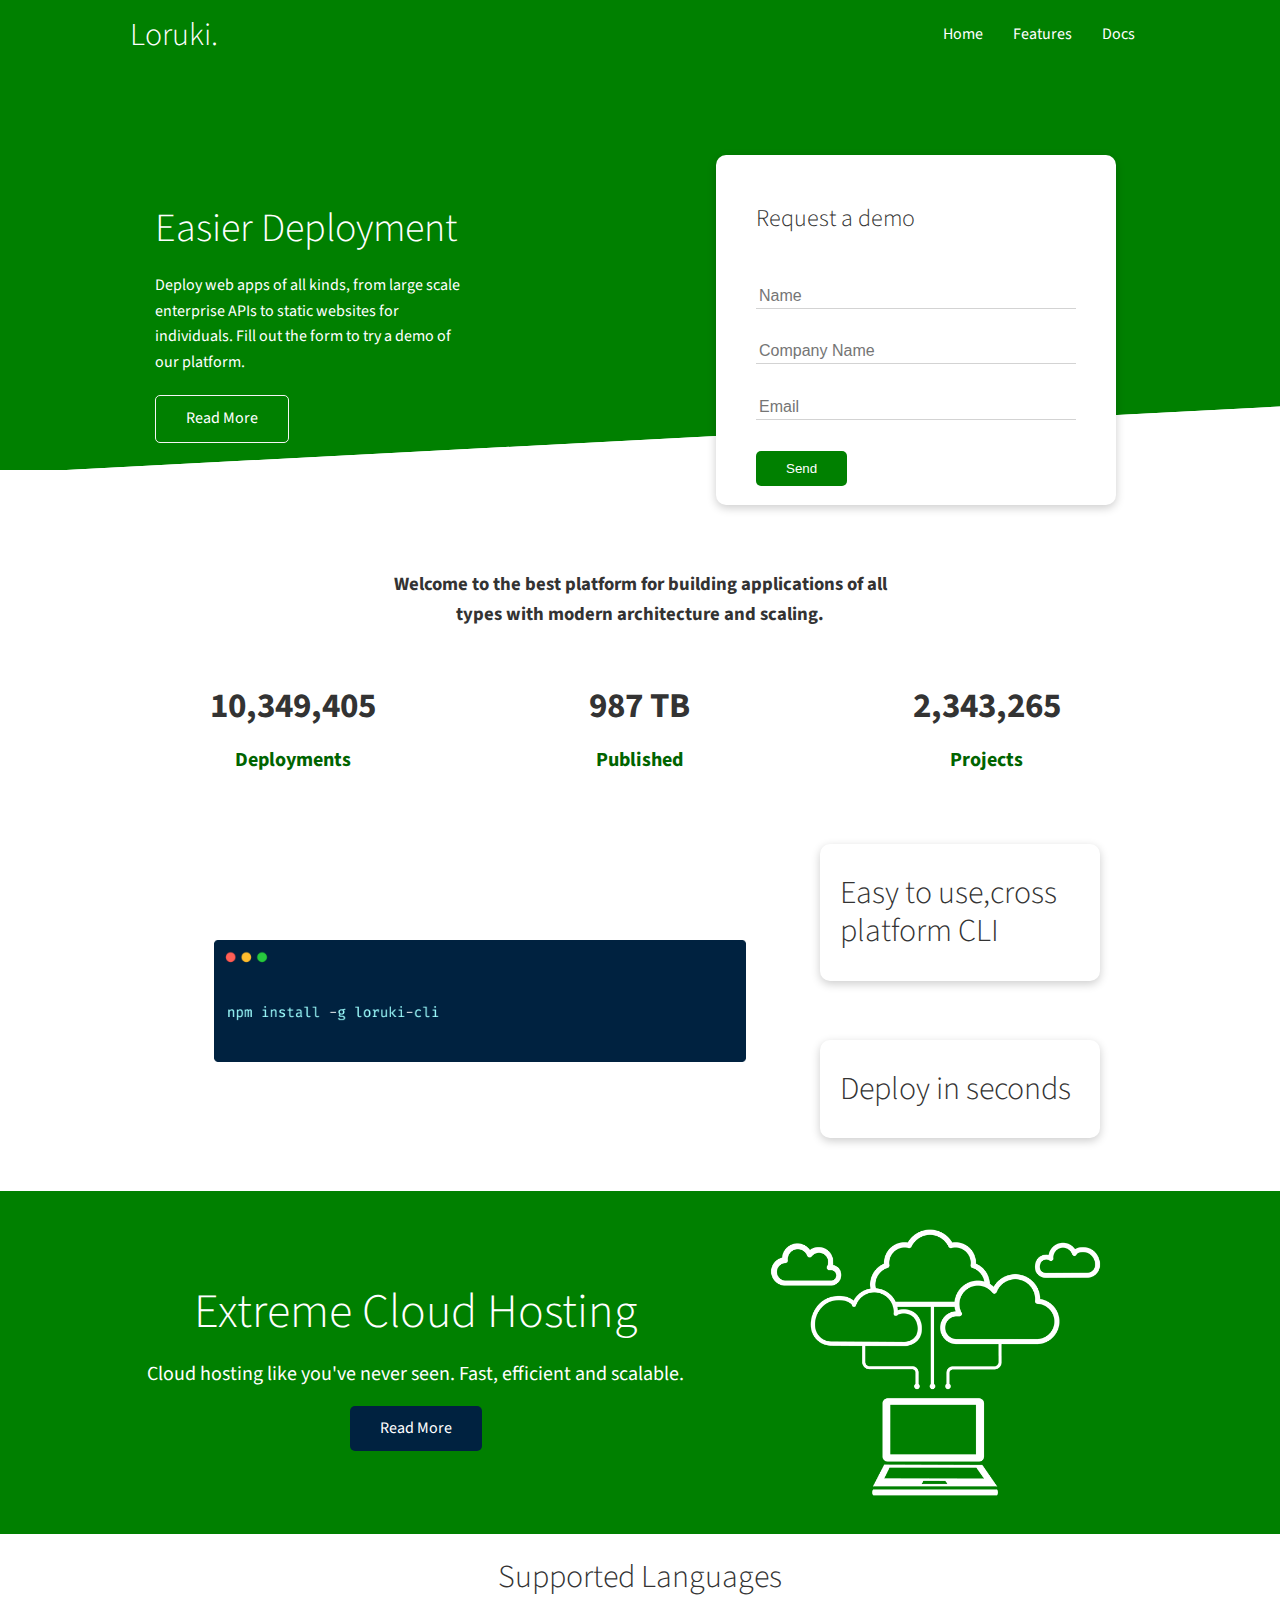
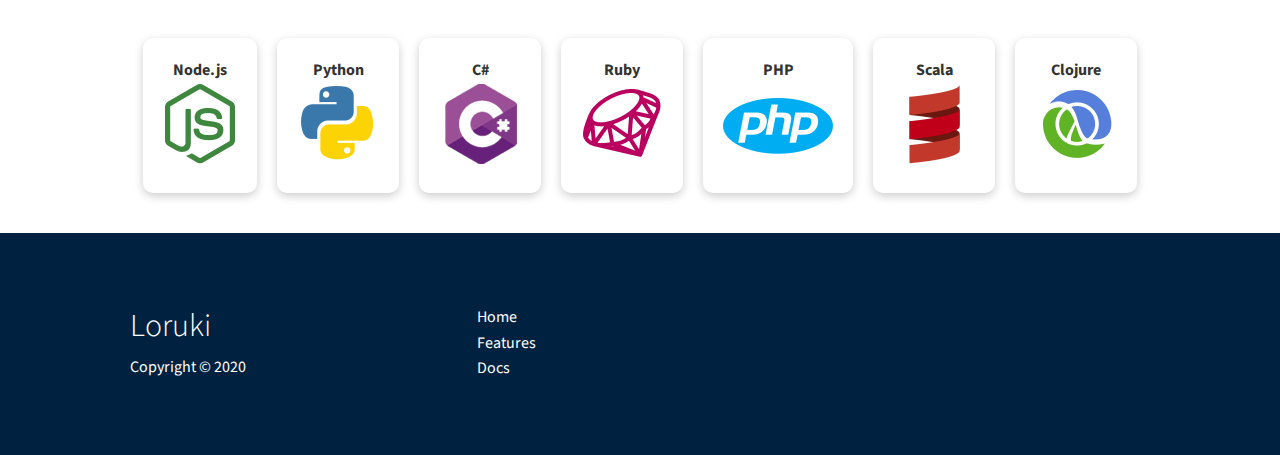
<file: loruki/index.html>
<!DOCTYPE html>
<html lang="en">
<head>
    <meta charset="UTF-8">
    <meta http-equiv="X-UA-Compatible" content="IE=edge">
    <meta name="viewport" content="width=device-width, initial-scale=1.0">
    <link rel="stylesheet" href="https://cdnjs.cloudflare.com/ajax/libs/font-awesome/5.15.2/css/all.min.css" integrity="sha512-HK5fgLBL+xu6dm/Ii3z4xhlSUyZgTT9tuc/hSrtw6uzJOvgRr2a9jyxxT1ely+B+xFAmJKVSTbpM/CuL7qxO8w==" crossorigin="anonymous" />
    <link rel="stylesheet" href="css/utilities.css">
    <link rel="stylesheet" href="css/style.css">
    <title>Loruki | Cloud Hosting for Everyone</title>
</head>
<body>
    <!-- navbar -->
    <div class="navbar">
        <div class="container flex">
            <h1 class="logo">Loruki.</h1>
            <nav>
                <ul>
                    <li><a href="index.html">Home</a></li>
                    <li><a href="features.html">Features</a></li>
                    <li><a href="docs.html">Docs</a></li>
                </ul>
            </nav>
        </div>
    </div>
    <!-- Showcase -->
    <section class="showcase">
        <div class="container grid">
            <div class="showcase-text">
                <h1>Easier Deployment</h1>
                <p>Deploy web apps of all kinds, from large scale enterprise APIs to static websites for individuals. Fill out the form to try a demo of our platform.</p>
                <a href="features.html" class="btn btn-outline">Read More</a>
            </div> 
            <div class="showcase-form card">
                <h2>Request a demo</h2>
                <form name="contact" method="POST" netlify-honeypot="bot-field" data-netlify="true">
                    <input type="hidden" name="form-name" value="contact">
                    <p class="hidden">
                        <label>Don’t fill this out if you’re human: <input name="bot-field" /></label>
                    </p>
                    <div class="form-control">
                        <input type="text" name="name" placeholder="Name" required>
                    </div>
                    <div class="form-control">
                        <input type="text" name="company" placeholder="Company Name" required>
                    </div>
                    <div class="form-control">
                        <input type="email" name="email" placeholder="Email" required>
                    </div>
                    <input type="submit" value="Send" class="btn btn-primary">
                    
                </form>
            </div>
        </div>
    </section>
    <!-- Stats -->
    <section class="stats">
        <div class="container">
            <h3 class="stats-heading text-center">
                Welcome to the best platform for building applications of all types with modern architecture and scaling.
            </h3>
            <div class="grid grid-3 text-center my-4">
                <div>
                    <i class="fas fa-server fa-3x"></i>
                    <h3>10,349,405</h3>
                    <p class="text-secondary">Deployments</p>
                </div>
                <div>
                    <i class="fas fa-upload fa-3x"></i>
                    <h3>987 TB</h3>
                    <p class="text-secondary">Published</p>
                </div>
                <div>
                    <i class="fas fa-project-diagram fa-3x"></i>
                    <h3>2,343,265</h3>
                    <p class="text-secondary">Projects</p>
                </div>
            </div> 
            <!-- Cli -->
            <section class="cli">
                <div class="container grid">
                    <img src="images/cli.png">
                    <div class="card">
                        <h1>Easy to use,cross platform CLI</h1>
                    </div>
                    <div class="card">
                        <h1>Deploy in seconds</h1>
                    </div>
                </div>
            </section>
        </div>
    </section>

    <!-- Cloud -->
    <section class="cloud bg-primary my-2 py-2">
        <div class="container grid">
            <div class="text-center">
                <h2 class="lg">Extreme Cloud Hosting</h2>
                <p class="lead my-1">Cloud hosting like you've never seen. Fast, efficient and scalable.</p>
                <a href="features.html" class="btn btn-dark">Read More</a>
            </div>
                <img src="images/cloud.png" alt="">
        </div>
    </section>

    <!--languages -->
    <section class="languages">
        <h2 class="md text-center my-2">
            Supported Languages
        </h2>
        <div class="container flex">
            <div class="card"> 
                <h4>Node.js</h4>
                <img src="images/logos/node.png" alt="">
            </div>
            <div class="card"> 
                <h4>Python</h4>
                <img src="images/logos/python.png" alt="">
            </div>
            <div class="card"> 
                <h4>C#</h4>
                <img src="images/logos/csharp.png" alt="">
            </div>
            <div class="card"> 
                <h4>Ruby</h4>
                <img src="images/logos/ruby.png" alt="">
            </div>
            <div class="card"> 
                <h4>PHP</h4>
                <img src="images/logos/php.png" alt="">
            </div>
            <div class="card"> 
                <h4>Scala</h4>
                <img src="images/logos/scala.png" alt="">
            </div>
            <div class="card"> 
                <h4>Clojure</h4>
                <img src="images/logos/clojure.png" alt="">
            </div>
        </div>
    </section>
    
    
    <!-- footer -->
    <footer class="footer bg-dark py-5">
        <div class="container grid grid-3">
            <div>
                <h1>Loruki</h1>
                <p>Copyright &copy; 2020</p>
            </div>
            <nav>
                <ul>
                    <li><a href="index.html">Home</a></li>
                    <li><a href="features.html">Features</a></li>
                    <li><a href="docs.html">Docs</a></li>
                </ul>
            </nav>
            <div class="social">
                <a href="#"><i class="fab fa-github fa-2x"></i></a>
                <a href="#"><i class="fab fa-facebook fa-2x"></i></a>
                <a href="#"><i class="fab fa-instagram fa-2x"></i></a>
                <a href="#"><i class="fab fa-twitter fa-2x"></i></a>
            </div>
        </div>
    </footer>
</body>
</html>
</file>
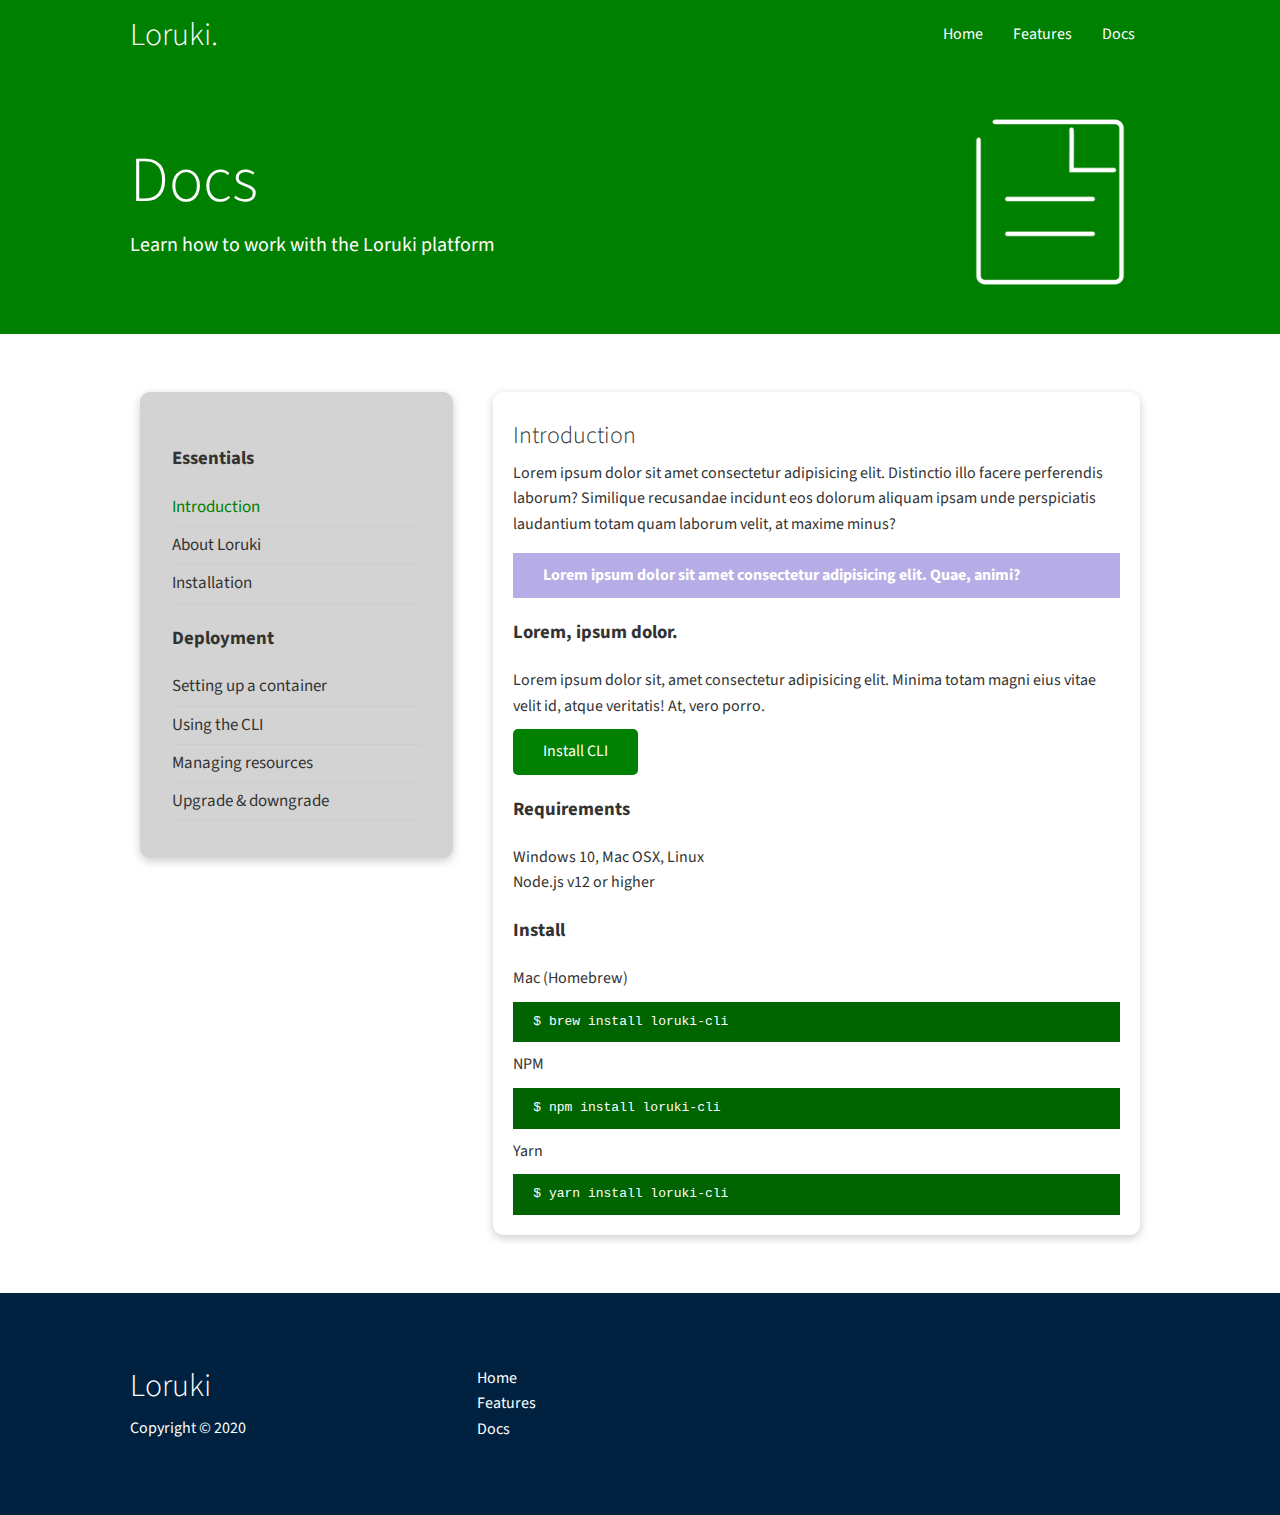
<file: loruki/docs.html>
<!DOCTYPE html>
<html lang="en">
<head>
    <meta charset="UTF-8">
    <meta name="viewport" content="width=device-width, initial-scale=1.0">
    <link rel="stylesheet" href="https://cdnjs.cloudflare.com/ajax/libs/font-awesome/5.15.1/css/all.min.css" integrity="sha512-+4zCK9k+qNFUR5X+cKL9EIR+ZOhtIloNl9GIKS57V1MyNsYpYcUrUeQc9vNfzsWfV28IaLL3i96P9sdNyeRssA==" crossorigin="anonymous" />
    <link rel="stylesheet" href="css/utilities.css">
    <link rel="stylesheet" href="css/style.css">
    <title>Loruki | Cloud Hosting For Everyone</title>
</head>
<body>
    <!-- Navbar -->
    <div class="navbar">
        <div class="container flex">
            <h1 class="logo">Loruki.</h1>
            <nav>
                <ul>
                    <li><a href="index.html">Home</a></li>
                    <li><a href="features.html">Features</a></li>
                    <li><a href="docs.html">Docs</a></li>
                </ul>
            </nav>
        </div>
    </div>

    <!-- Head -->
    <section class="docs-head bg-primary py-3">
        <div class="container grid">
            <div>
                <h1 class="xl">Docs</h1>
                <p class="lead">
                    Learn how to work with the Loruki platform
                </p>
            </div>
            <img src="images/docs.png" alt="">
        </div>
    </section>

    <!-- Docs main -->
    <section class="docs-main my-4">
        <div class="container grid">
            <div class="card bg-light p-3">
                <h3 class="my-2">Essentials</h3>
                <nav>
                    <ul>
                        <li><a class="text-primary" href="#">Introduction</a></li>
                        <li><a href="#">About Loruki</a></li>
                        <li><a href="#">Installation</a></li>
                    </ul>
                </nav>

                <h3 class="my-2">Deployment</h3>
                <nav>
                    <ul>
                        <li><a href="#">Setting up a container</a></li>
						<li><a href="#">Using the CLI</a></li>
						<li><a href="#">Managing resources</a></li>
						<li><a href="#">Upgrade & downgrade</a></li>
                    </ul>
                </nav>
            </div>
            <div class="card">
                <h2>Introduction</h2>
                <p>Lorem ipsum dolor sit amet consectetur adipisicing elit. Distinctio illo facere perferendis laborum? Similique recusandae incidunt eos dolorum aliquam ipsam unde perspiciatis laudantium totam quam laborum velit, at maxime minus?</p>
                <div class="alert alert-success">
                    <i class="fas fa-info"></i>Lorem ipsum dolor sit amet consectetur adipisicing elit. Quae, animi?
                </div>
                <h3>Lorem, ipsum dolor.</h3>
                <p>Lorem ipsum dolor sit, amet consectetur adipisicing elit. Minima totam magni eius vitae velit id, atque veritatis! At, vero porro.</p>
                <a href="#" class="btn btn-primary">Install CLI</a>

                <h3>Requirements</h3>
                <ul>
                    <li>Windows 10, Mac OSX, Linux</li>
                    <li>Node.js v12 or higher</li>
                </ul>
                <h3>Install</h3>
                <p>Mac (Homebrew)</p>
                <pre><code>$ brew install loruki-cli</code></pre>
                <p>NPM</p>
                <pre><code>$ npm install loruki-cli</code></pre>
                <p>Yarn</p>
                <pre><code>$ yarn install loruki-cli</code></pre>
            </div>
        </div>
    </section>


    <!-- Footer -->
    <footer class="footer bg-dark py-5">
        <div class="container grid grid-3">
            <div>
                <h1>Loruki
                </h1>
                <p>Copyright &copy; 2020</p>
            </div>
            <nav>
                <ul>
                    <li><a href="index.html">Home</a></li>
                    <li><a href="features.html">Features</a></li>
                    <li><a href="docs.html">Docs</a></li>
                </ul>
            </nav>
            <div class="social">
                <a href="#"><i class="fab fa-github fa-2x"></i></a>
                <a href="#"><i class="fab fa-facebook fa-2x"></i></a>
                <a href="#"><i class="fab fa-instagram fa-2x"></i></a>
                <a href="#"><i class="fab fa-twitter fa-2x"></i></a>
            </div>
        </div>
    </footer>
</body>
</html>
</file>
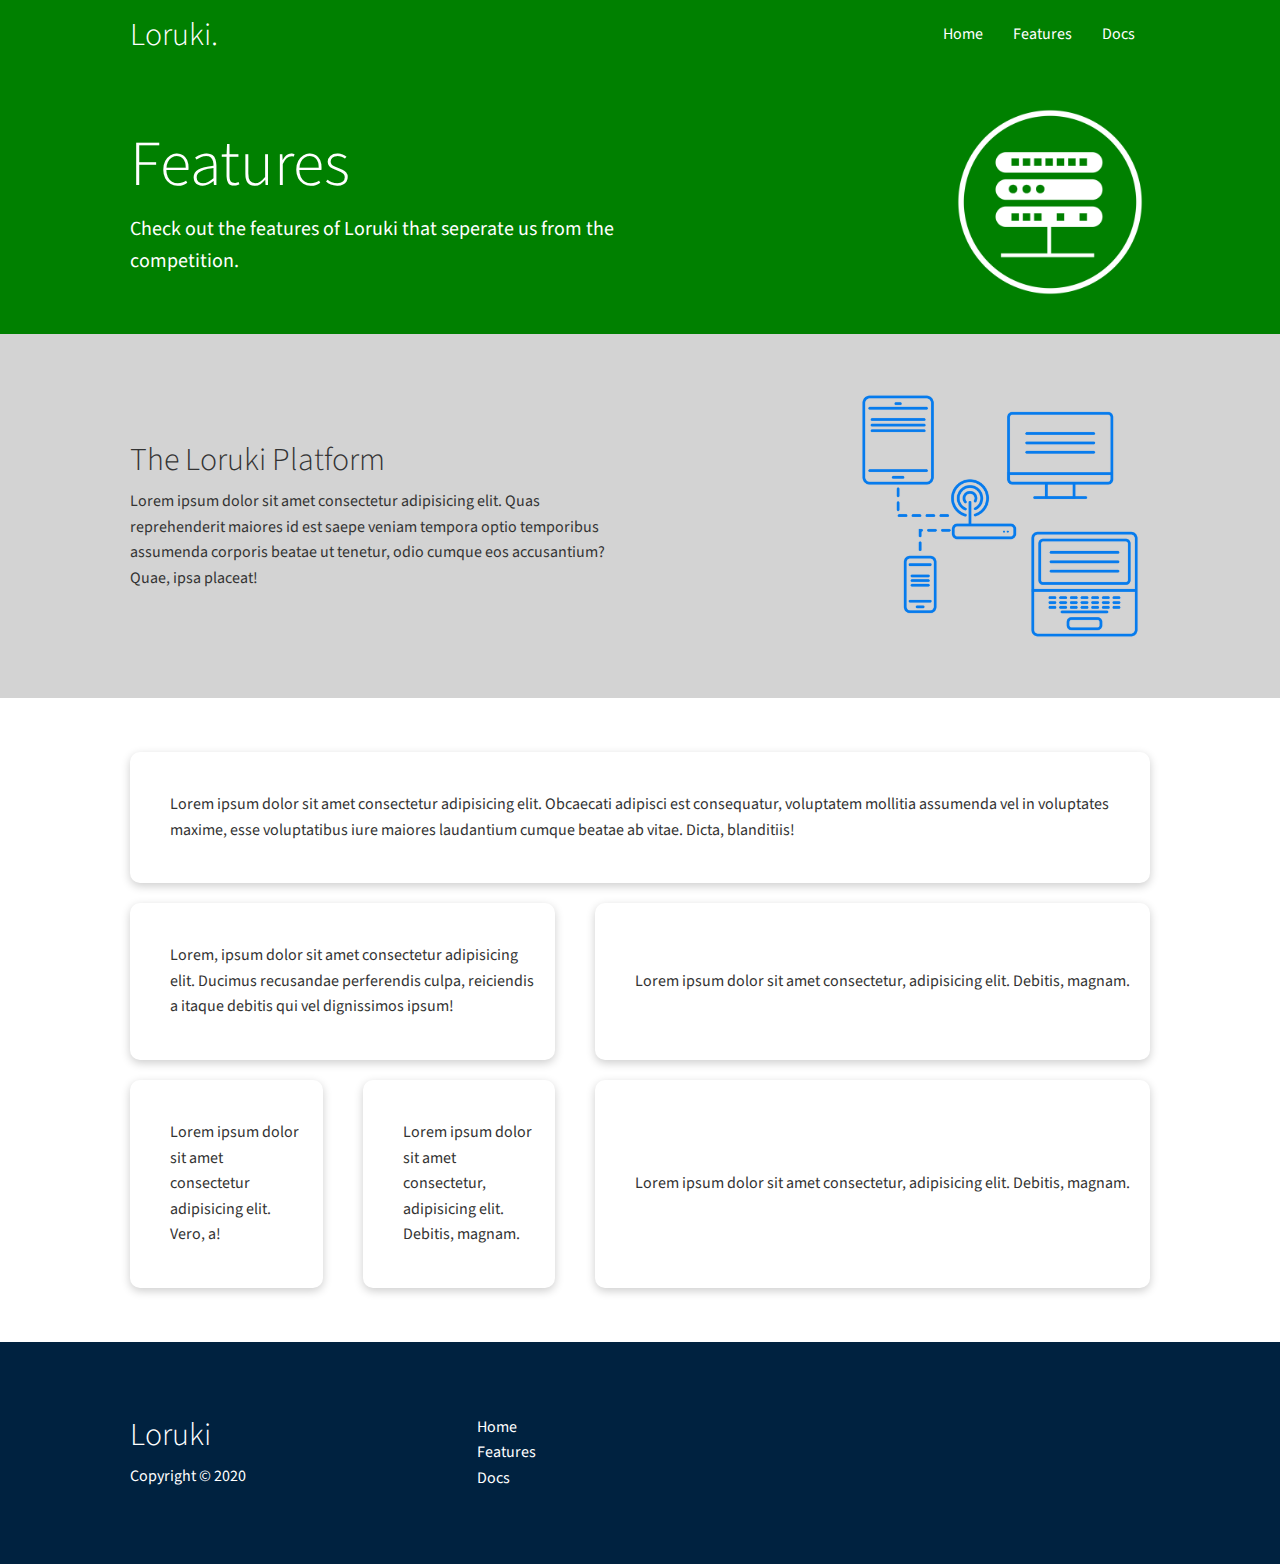
<file: loruki/features.html>
<!DOCTYPE html>
<html lang="en">
<head>
    <meta charset="UTF-8">
    <meta http-equiv="X-UA-Compatible" content="IE=edge">
    <meta name="viewport" content="width=device-width, initial-scale=1.0">
    <link rel="stylesheet" href="https://cdnjs.cloudflare.com/ajax/libs/font-awesome/5.15.2/css/all.min.css" integrity="sha512-HK5fgLBL+xu6dm/Ii3z4xhlSUyZgTT9tuc/hSrtw6uzJOvgRr2a9jyxxT1ely+B+xFAmJKVSTbpM/CuL7qxO8w==" crossorigin="anonymous" />
    <link rel="stylesheet" href="css/utilities.css">
    <link rel="stylesheet" href="css/style.css">
    <title>Loruki | Cloud Hosting for Everyone</title>
</head>
<body>
    <!-- navbar -->
    <div class="navbar">
        <div class="container flex">
            <h1 class="logo">Loruki.</h1>
            <nav>
                <ul>
                    <li><a href="index.html">Home</a></li>
                    <li><a href="features.html">Features</a></li>
                    <li><a href="docs.html">Docs</a></li>
                </ul>
            </nav>
        </div>
    </div>

    <!-- Header -->
    <section class="features-head bg-primary py-3">
        <div class="container grid">
            <div>
                <h1 class="xl">Features</h1>
                <p class="lead">
                    Check out the features of Loruki that 
                    seperate us from the 
                        competition.
                </p>
            </div>
            <img src="images/server.png" alt="">
        </div>
    </section>

    <!-- Sub head -->
    <section class="features-sub-head bg-light py-3">
        <div class="container grid">
            <div>
                <h1 class="md">The Loruki Platform</h1>
                <p>
                    Lorem ipsum dolor sit amet consectetur adipisicing 
                    elit. Quas reprehenderit maiores 
                    id est saepe veniam tempora optio temporibus 
                    assumenda corporis beatae ut tenetur, odio cumque eos 
                    accusantium? Quae, ipsa placeat!
                </p>
            </div>
            <img src="images/server2.png" alt="">
    </section>

    <section class="features-main my-2">
        <div class="container grid">
            <div class="card flex">
                <i class="fas fa-server fa-3x"></i>
                <p>Lorem ipsum dolor sit amet consectetur adipisicing elit. Obcaecati adipisci est consequatur, voluptatem mollitia assumenda vel in voluptates maxime, esse voluptatibus iure maiores laudantium cumque beatae ab vitae. Dicta, blanditiis!</p>
            </div>
            <div class="card flex">
                <i class="fas fa-network-wired fa-3x"></i>
                   <p>Lorem, ipsum dolor sit amet consectetur adipisicing elit. Ducimus recusandae perferendis culpa, reiciendis a itaque debitis qui vel dignissimos ipsum!</p> 
            </div>
            <div class="card flex">
                <i class="fas fa-laptop-code fa-3x"></i>
                   <p>Lorem ipsum dolor sit amet consectetur, adipisicing elit. Debitis, magnam.</p> 
            </div>
            <div class="card flex">
                <i class="fas fa-database fa-3x"></i>
                   <p>Lorem ipsum dolor sit amet consectetur adipisicing elit. Vero, a!</p> 
            </div>
            <div class="card flex">
                <i class="fas fa-upload fa-3x"></i>
                   <p>Lorem ipsum dolor sit amet consectetur, adipisicing elit. Debitis, magnam.</p> 
            </div>
            <div class="card flex">
                <i class="fas fa-network-wired fa-3x"></i>
                   <p>Lorem ipsum dolor sit amet consectetur, adipisicing elit. Debitis, magnam.</p> 
            </div>
        </div>
    </section>

    <!-- footer -->
    <footer class="footer bg-dark py-5">
        <div class="container grid grid-3">
            <div>
                <h1>Loruki</h1>
                <p>Copyright &copy; 2020</p>
            </div>
            <nav>
                <ul>
                    <li><a href="index.html">Home</a></li>
                    <li><a href="features.html">Features</a></li>
                    <li><a href="docs.html">Docs</a></li>
                </ul>
            </nav>
            <div class="social">
                <a href="#"><i class="fab fa-github fa-2x"></i></a>
                <a href="#"><i class="fab fa-facebook fa-2x"></i></a>
                <a href="#"><i class="fab fa-instagram fa-2x"></i></a>
                <a href="#"><i class="fab fa-twitter fa-2x"></i></a>
            </div>
        </div>
    </footer>
</body>
</html>
</file>
<file: loruki/css/utilities.css>
.container {
    max-width: 1100px;
    margin: 0 auto;
    overflow: auto;
    padding: 0 40px;
}


.card {
    background-color: white;
    color: #333;
    border-radius: 10px;
    box-shadow: 0 3px 10px rgba(0, 0, 0, 0.2);
    padding:20px;
    margin: 10px;
}

.btn{
    display: inline-block;
    padding:10px 30px;
    cursor:pointer;
    background:var(--primary-color);
    color: white;
    border: none;
    border-radius: 5px;
}

.btn-outline{
    background-color: transparent;
    border: 1px whitesmoke solid;
    border-style: groove;
}

.btn:hover{
    transform: scale(0.98);
}

/* background */
.bg-primary, 
.btn-primary{
    background-color: var(--primary-color);
    color: white;
}

.bg-secondary, 
.btn-secondary{
    background-color: var(--secondary-color);
    color: white;
}

.bg-dark, 
.btn-dark{
    background-color: var(--dark-color);
    color: white;
}

.bg-light, 
.btn-light{
    background-color: var(--light-color);
    color:#333;
}

.bg-primary a, 
.btn-primary a,
.bg-secondary a, 
.btn-secondary a,
.bg-dark a, 
.btn-dark a {
    color: white;
}

/* text */
.text-primary {
    color: var(--primary-color);
}
  
.text-secondary {
    color: var(--secondary-color);
}
  
.text-dark {
    color: var(--dark-color);
}
  
.text-light {
    color: var(--light-color);
}

/* text sizes */
.lead{
    font-size: 20px;
}

.sm{
  font-size: 1rem;  
}

.md{
    font-size: 2rem;
}

.lg{
    font-size: 3rem;
}

.xl{
    font-size: 4rem;
}

.text-center{
    text-align: center;   
}

.alert{
    background-color: var(--light-color);
    padding: 10px 20px;
    font-weight: bold;
    margin: 15px 0;
}

.alert i{
    margin-right: 10px;
}

.alert-success {
    background-color: var(--success-color);
    color: white;
}

.alert-error {
    background-color: var(--error-color);
    color: white;
}

.flex {
    display: flex;
    justify-content: center ;
    align-items: center;
    height: 100%;
}
.grid{
    display: grid;
    grid-template-columns: repeat(2,1fr);
    gap: 20px;
    justify-content: center;
    align-items: center;
    height: 100%;
}
.grid-3{
    grid-template-columns: repeat(3,1fr);
}

/* Margin */
.my-1{
    margin: 1rem 0;
}

.my-2{
    margin: 1.5rem 0;
}

.my-3{
    margin: 2rem 0;
}

.my-4{
    margin: 3rem 0;
}

.my-5{
    margin: 4rem 0;
}

.m-1{
    margin: 1rem;
}

.m-2{
    margin: 1.5rem;
}

.m-3{
    margin: 2rem;
}

.m-4{
    margin: 3rem;
}

.m-5{
    margin: 4rem;
}
/* padding */

.py-1{
    padding: 1rem 0;
}

.py-2{
    padding: 1.5rem 0;
}

.py-3{
    padding: 2rem 0;
}

.py-4{
    padding: 3rem 0;
}

.py-5{
   padding: 4rem 0;
}

.p-1{
    padding: 1rem;
}

.p-2{
    padding: 1.5rem;
}

.p-3{
    padding: 2rem;
}

.p-4{
    padding: 3rem;
}

.m-5{
    padding : 4rem;
}
</file>
<file: loruki/css/style.css>
@import url('https://fonts.googleapis.com/css2?family=Source+Sans+Pro:wght@200&display=swap'); 

:root {
    --primary-color: green;
    --secondary-color: darkgreen;
    --dark-color: #002240;
    --light-color: lightgrey;
    --success-color: rgb(183, 173, 230);
    --error-color: pink;
}
* {
    box-sizing: border-box;
    padding: 0; 
    margin: 0;
}
body {
    font-family: 'Source Sans Pro',sans-serif;
    color: #333;
    line-height: 1.6;
}
ul {
    list-style-type: none;
}
a {
    text-decoration: none;
    color: #333;
} 
h1,
h2 {
    font-weight: 300;
    line-height: 1.2;
    margin: 10px 0;
}
p {
    margin: 10px 0;
}

img{
    width: 100%;
}

code,
pre {
  background: darkgreen;
  color: #fff;
  padding: 10px;
}

.hidden {
    visibility: hidden;
    height: 0;
}

.navbar {
    background-color: var(--primary-color);
    color: white;
    height: 70px;
}
.navbar ul{
    display: flex;
}
.navbar a {
    color: white;
    padding: 10px;
    margin: 0 5px;
}
.navbar a:hover{
    border-bottom: 2px white solid;
}
.navbar .flex{
    justify-content: space-between;
}

.showcase{
    height: 400px;
    background-color: var(--primary-color);
    color:white;
    position: relative;
}
.showcase h1{
    font-size: 40px;
}
.showcase p{
    margin: 20px 0;
}
.showcase a:hover{
    border-color: turquoise;
    border-style: outset;
}

.showcase .grid{
    overflow: visible;
    grid-template-columns: 55% 45%;
    gap: 30px;
}

.showcase-text{
    animation: slideInFromLeft 1s ease-in;
}


.showcase-text,
.showcase-form {
    position: relative;
    top:60px;
    height: 350px;
    width: 400px;
    padding: 40px;
    z-index: 100;
    justify-content: flex-end;
    animation: slideInfromRight 1s ease-in;
}
.showcase-form .form-control{
    margin: 30px 0;
}
.showcase-form input[type='text'],
.showcase-form input[type='email']{
    border: 0;
    border-bottom: 1px solid lightgray;
    width: 100%;
    padding: 3px;
    font-size: 16px;
}
.showcase-form input:focus{
    outline: none;
}

.showcase::before,
.showcase::after {
    content: '';
    position: absolute;
    height: 100px;
    bottom: -70px;
    right: 0;
    left: 0;
    background: white;
    transform: skewY(-3deg);
    -webkit-transform: skewY(-3deg);
    -moz-transform: skewY(-3deg);
    -ms-transform: skewY(-3deg);
}

.stats{
    padding-top: 100px;
    animation: slideInFromBottom 1s ease-in;;
}

.stats-heading{
    max-width: 500px;
    margin: auto;
}

.stats .grid h3{
    font-size: 35px;
}

.stats .grid p{
    font-size: 20px;
    font-weight: bold;
}

/* cli */
.cli .grid{
    grid-template-columns: repeat(3,1fr);
    grid-template-rows: repeat(2,1fr);
}

.cli .grid > *:first-child{
    grid-column: 1 / span 2;
    grid-row: 1 / span 2;
}

/* cloud */
.cloud .grid {
    grid-template-columns: 4fr 3fr;
}

/* Languages */
.languages .flex{
    flex-wrap: wrap;
}

.languages .card{
    text-align: center;
    margin: 18px 10px 40px;
    transition: transform 0.2s ease-in;
}

.language .card h4 {
    font-size: 20px;
    margin-bottom: 10px;
}

.languages .card:hover {
    transform: translateY(-15px);
}

/* features */
.features-head img,
.docs-head img {
    width: 200px;
    justify-self: flex-end;
}

.features-sub-head img {
    width: 300px;
    justify-self: flex-end;
}

.features-main .card > i {
    margin-right: 20px;
}

.features-main .grid {
    padding: 30px;
}

.features-main .grid > *:first-child {
    grid-column: 1 / span 3;
}

.features-main .grid > *:nth-child(2) {
    grid-column: 1 / span 2;
}

/* docs */
.docs-main h3 {
    margin: 20px 0;
}

.docs-main .grid {
    grid-template-columns: 1fr 2fr;
    align-items: flex-start;
}
  
.docs-main nav li {
    font-size: 17px;
    padding-bottom: 5px;
    margin-bottom: 5px;
    border-bottom: 1px #ccc solid;
}

.docs-main a:hover {
    font-weight: bold;
}
  

/* footer */
.footer .social a{
    margin: 0 10px;
}

/* Animations */
@keyframes slideInFromLeft {
    0% {
      transform: translateX(-100%);
    }
  
    100% {
      transform: translateX(0);
    }
}
  
@keyframes slideInFromRight {
0% {
    transform: translateX(100%);
    }

    100% {
        transform: translateX(0);
    }
}
  
@keyframes slideInFromTop {
0% {
    transform: translateY(-100%);
    }

    100% {
        transform: translateX(0);
    }
}

@keyframes slideInFromBottom {
0% {
    transform: translateY(100%);
    }

    100% {
        transform: translateX(0);
    }
}


/* tablet and under */
@media(max-width : 768px){
    .grid,
    .showcase .grid,
    .stats .grid,
    .cli .grid,
    .cloud .grid,
    .features-main .grid,
    .docs-main .grid {
        grid-template-columns: 1fr;
        grid-template-rows: 1fr;
    }

    .showcase {
        height: auto;
    }

    .showcase-text {
        text-align: center;
        margin-top: 40px;
        animation: slideInFromTop 1s ease-in;;
    }

    .showcase-form {
        justify-self: center;
        margin: auto;
        animation: slideInFromBottom 1s ease-in;
    }

    .cli .grid > *:first-child{
        grid-column: 1;
        grid-row: 1;
    }

    .features-head,
    .features-sub-head,
    .docs-head {
        text-align: center;
    }

    .features-head img,
    .features-sub-head img,
    .docs-head img {
        justify-self: center;
    }

    .features-main .grid > *:first-child,
    .features-main .grid > *:nth-child(2) {
        grid-column: 1;
    }
}

/* mobile */
@media(max-width :500px){
    .navbar{
        height: 110px;
    }

    .navbar .flex{
        flex-direction: column;
    }

    .navbar ul{
        padding: 10px;
        background-color: rgba(0, 0, 0, 0.1);
    }
}
</file>
